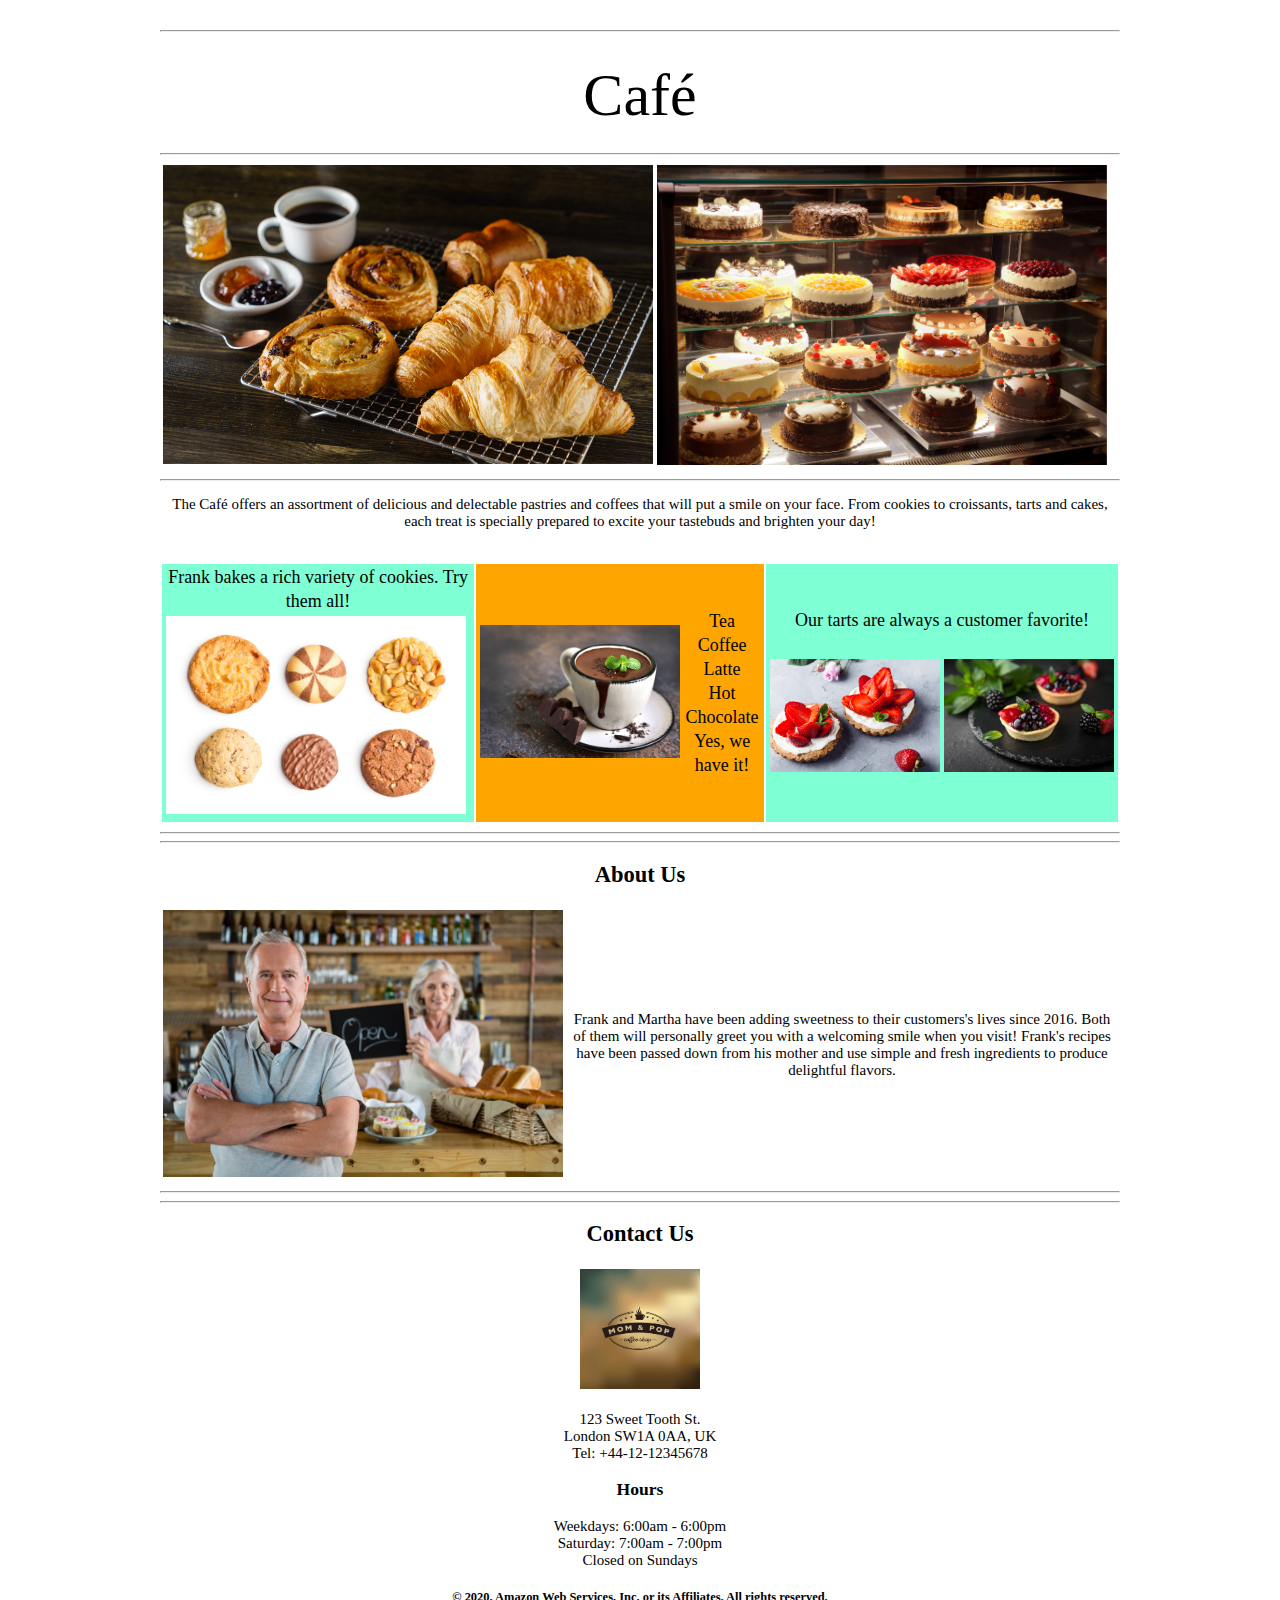
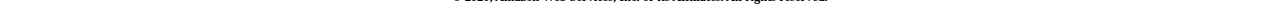
<file: Fase2-Cloud/Terraform-CICD-jenkins/index.html>
<!DOCTYPE html>
<html>
<head>
	<meta charset="ISO-8859-1">
	<title>Welcome to the Caf&eacute;!</title>
	<link rel="stylesheet" href="css/styles.css">
</head>

<body class="bodyStyle">

	<div id="header" class="mainHeader">
		<hr>
		<div class="center">Caf&eacute;</div>
	</div>
	<br>

	<div id="mainContent">
		<hr>
		<div id="mainPictures" class="center">
			<table>
				<tr>
					<td><img src="images/Coffee-and-Pastries.png" height=auto width="490"></td>
					<td><img src="images/Cake-Vitrine.png" height=auto width="450"></td>
				</tr>
			</table>
			<hr>
			<p>The Caf&eacute; offers an assortment of delicious and delectable pastries and coffees that will put a smile on your face. From cookies to croissants, tarts and cakes, each treat is specially prepared to excite your tastebuds and brighten your day!</p>
			<br>
			<table>
				<tr>
					<td bgcolor="aquamarine">
						<div class="cursiveText">Frank bakes a rich variety of cookies. Try them all!</div>
						<table>
							<tr>
								<td><img src="images/Cookies.png" height=auto width="300"></td>
							</tr>
						</table>
					</td>
					<td bgcolor="orange">
						<table>
							<tr>
								<td><img src="images/Cup-of-Hot-Chocolate.png" height=auto width="200"></td>
								<td class="cursiveText">Tea<br>Coffee<br>Latte<br>Hot Chocolate<br>Yes, we have it!</td>
							</tr>
						</table>
					</td>
					<td bgcolor="aquamarine">
						<div class="cursiveText">Our tarts are always a customer favorite!<br><br>
					  </div>
						<table>
							<tr>
								<td><img src="images/Strawberry-Tarts.png" height=auto width="170"></td>
								<td><img src="images/Strawberry-&-Blueberry-Tarts.png" height=auto width="170"></td>
							</tr>
						</table>
					</td>
				</tr>
			</table>
			<hr>
		</div>
	</div>

	<div id="aboutUs" class="center">
		<hr>
		<div>
			<h2>About Us</h2>
		</div>
			<table>
				<tr>
					<td><img src="images/Cafe-Owners.png" height=auto width="400"></td>
					<td><p>Frank and Martha have been adding sweetness to their customers's lives since 2016. Both of them will personally greet you with a welcoming smile when you visit! Frank's recipes have been passed down from his mother and use simple and fresh ingredients to produce delightful flavors.</p></td>
				</tr>
			</table>
			<hr>
		</div>

	<div id="ContactUs" align="center">
		<hr>
		<div>
			<h2>Contact Us</h2>
		</div>
		<table>
			<tr>
				<td><img src="images/Coffee-Shop.png" height=auto width="120"></td>
			</tr>
		</table>
		<div><p>123 Sweet Tooth St.<br>London SW1A 0AA, UK<br>Tel: +44-12-12345678</p></div>
		<div>
			<h3>Hours</h3>
		</div>
		<div>Weekdays: 6:00am - 6:00pm<br>Saturday: 7:00am - 7:00pm<br>Closed on Sundays</div>
	</div>

	<div id="Copyright" class="center">
		<h5><p>&copy; 2020, Amazon Web Services, Inc. or its Affiliates. All rights reserved.</p></h5>
	</div>
</body>
</html>
</file>
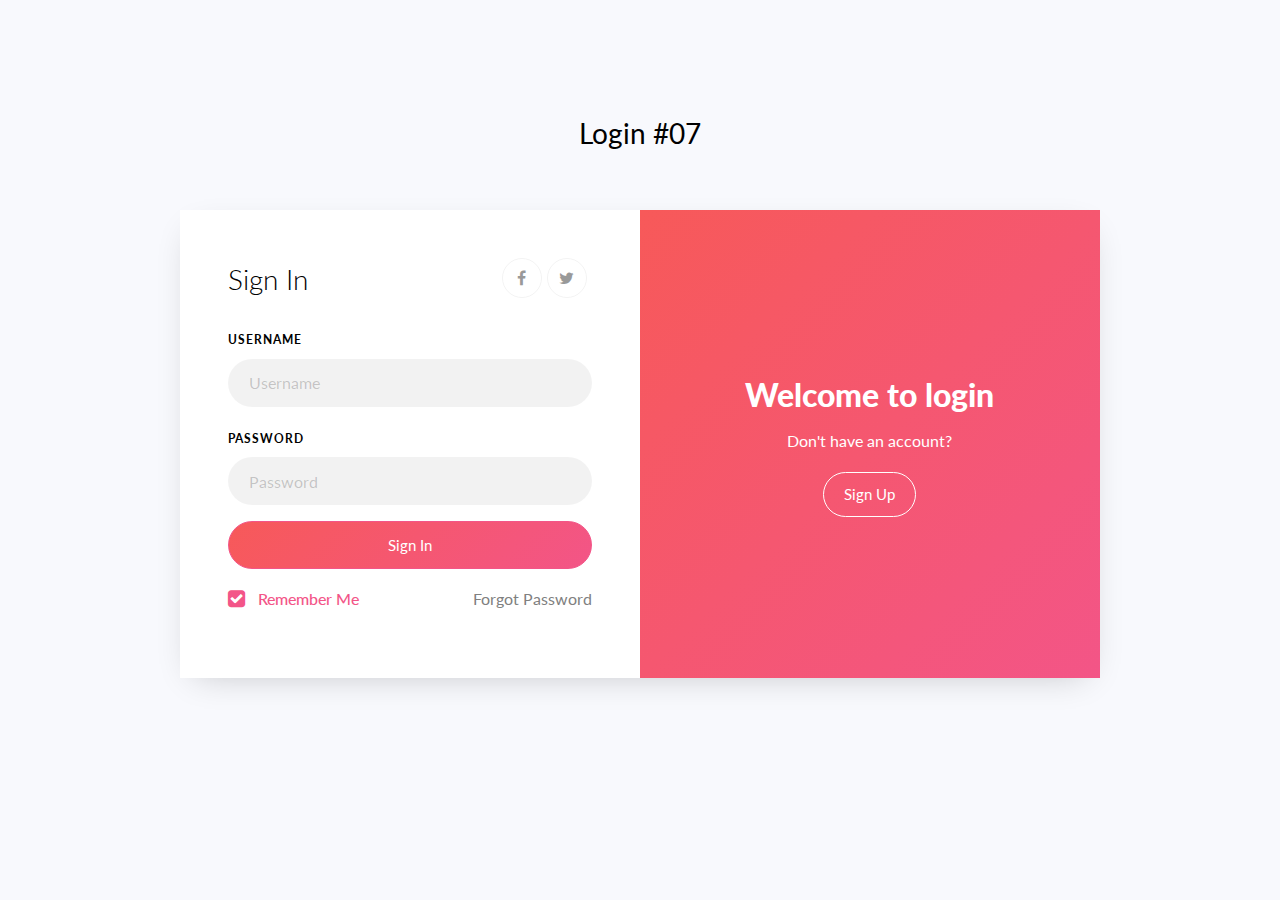
<file: FundamentosGIT/Ejercicio1/index.html>
<!doctype html>
<html lang="en">
  <head>
  	<title>hello login</title>
    <meta charset="utf-8">
    <meta name="viewport" content="width=device-width, initial-scale=1, shrink-to-fit=no">

	<link href="https://fonts.googleapis.com/css?family=Lato:300,400,700,900&display=swap" rel="stylesheet">

	<link rel="stylesheet" href="https://stackpath.bootstrapcdn.com/font-awesome/4.7.0/css/font-awesome.min.css">
	
	<link rel="stylesheet" href="css/style.css">

	</head>
	<body>
	<section class="ftco-section">
		<div class="container">
			<div class="row justify-content-center">
				<div class="col-md-6 text-center mb-5">
					<h2 class="heading-section">Login #07</h2>
				</div>
			</div>
			<div class="row justify-content-center">
				<div class="col-md-12 col-lg-10">
					<div class="wrap d-md-flex">
						<div class="text-wrap p-4 p-lg-5 text-center d-flex align-items-center order-md-last">
							<div class="text w-100">
								<h2>Welcome to login</h2>
								<p>Don't have an account?</p>
								<a href="#" class="btn btn-white btn-outline-white">Sign Up</a>
							</div>
			      </div>
						<div class="login-wrap p-4 p-lg-5">
			      	<div class="d-flex">
			      		<div class="w-100">
			      			<h3 class="mb-4">Sign In</h3>
			      		</div>
								<div class="w-100">
									<p class="social-media d-flex justify-content-end">
										<a href="#" class="social-icon d-flex align-items-center justify-content-center"><span class="fa fa-facebook"></span></a>
										<a href="#" class="social-icon d-flex align-items-center justify-content-center"><span class="fa fa-twitter"></span></a>
									</p>
								</div>
			      	</div>
							<form action="#" class="signin-form">
			      		<div class="form-group mb-3">
			      			<label class="label" for="name">Username</label>
			      			<input type="text" class="form-control" placeholder="Username" required>
			      		</div>
		            <div class="form-group mb-3">
		            	<label class="label" for="password">Password</label>
		              <input type="password" class="form-control" placeholder="Password" required>
		            </div>
		            <div class="form-group">
		            	<button type="submit" class="form-control btn btn-primary submit px-3">Sign In</button>
		            </div>
		            <div class="form-group d-md-flex">
		            	<div class="w-50 text-left">
			            	<label class="checkbox-wrap checkbox-primary mb-0">Remember Me
									  <input type="checkbox" checked>
									  <span class="checkmark"></span>
										</label>
									</div>
									<div class="w-50 text-md-right">
										<a href="#">Forgot Password</a>
									</div>
		            </div>
		          </form>
		        </div>
		      </div>
				</div>
			</div>
		</div>
	</section>

	<script src="js/jquery.min.js"></script>
  <script src="js/popper.js"></script>
  <script src="js/bootstrap.min.js"></script>
  <script src="js/main.js"></script>

	</body>
</html>
</file>
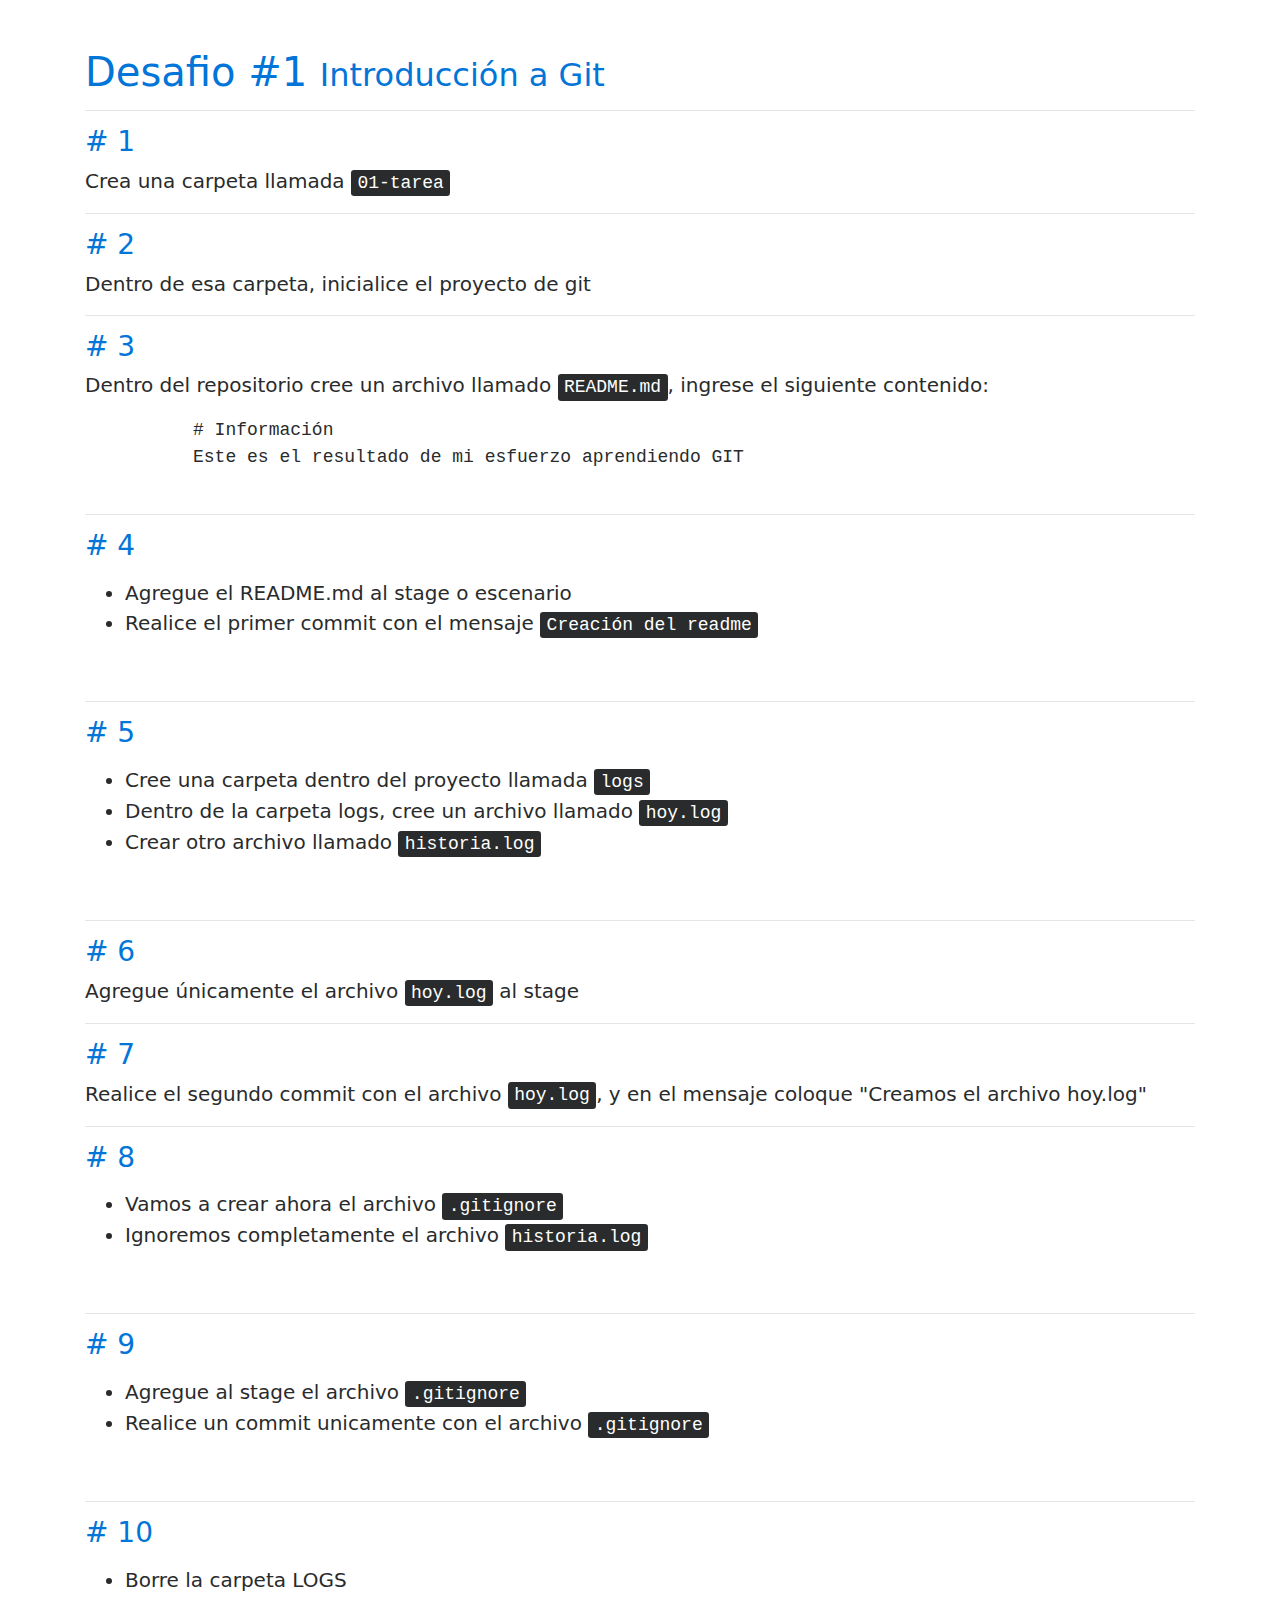
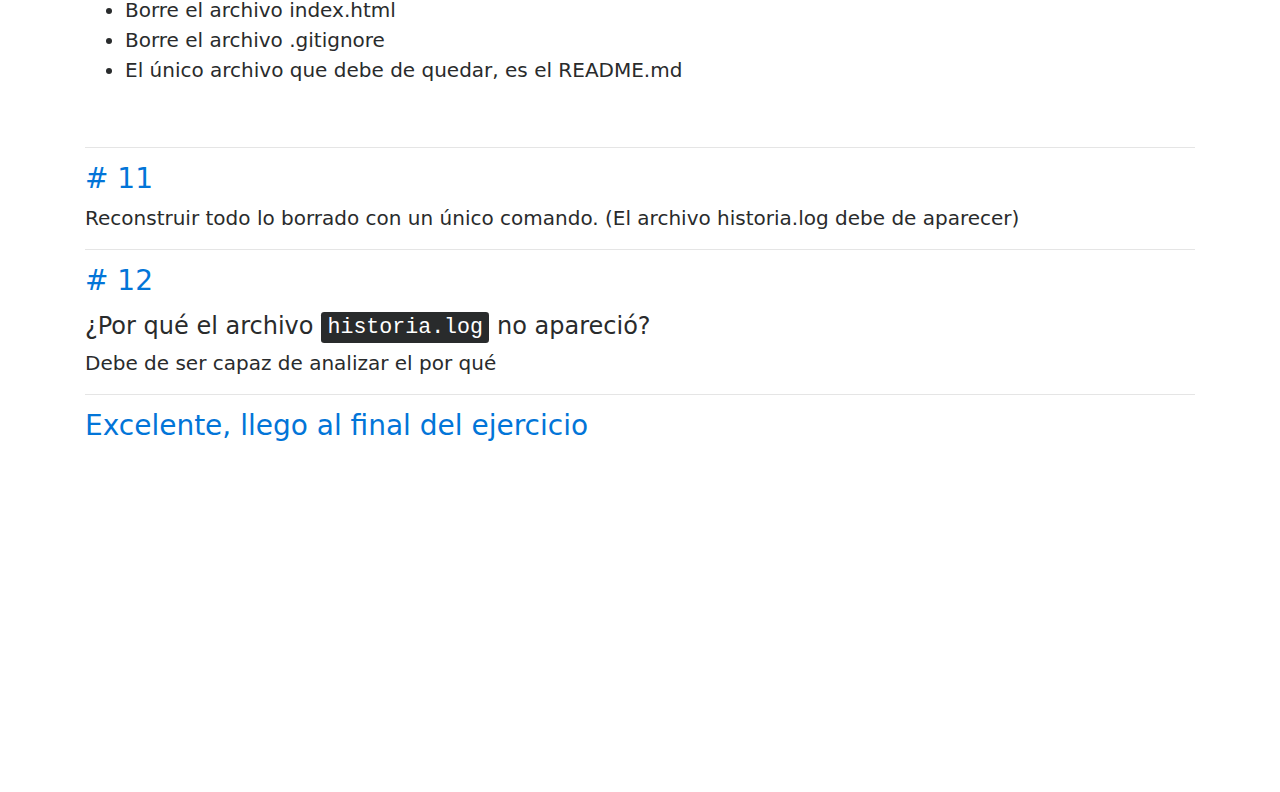
<file: FundamentosGIT/Lab01/index.html>
<!DOCTYPE html>
<html>
  <head>
    <meta charset="utf-8">
    <meta name="viewport" content="width=device-width, initial-scale=1.0">

    <title>Desafio1 de Git - Rossana RoxsRoss</title>

    <link rel="stylesheet" href="assets/bootstrap.min.css">
    <link rel="stylesheet" href="assets/estilo.css">

  </head>
  <body>

    <div class="container main-container">
      <h1>Desafio #1 <small>Introducción a Git</small></h1>
      <hr>
      <h3># 1</h3>
      <p>
        Crea una carpeta llamada
        <kbd>01-tarea</kbd>
      </p>
      <hr>


      <h3># 2</h3>
      <p>
        Dentro de esa carpeta, inicialice el proyecto de git
      </p>
      <hr>


      <h3># 3</h3>
      <p>
        Dentro del repositorio cree un archivo llamado <kbd>README.md</kbd>, ingrese el siguiente contenido:
        <br>
        <pre>
          # Información
          Este es el resultado de mi esfuerzo aprendiendo GIT
        </pre>
      <hr>

      <h3># 4</h3>
      <p>
        <ul>
          <li>Agregue el README.md al stage o escenario</li>
          <li>Realice el primer commit con el mensaje <kbd>Creación del readme</kbd></li>
        </ul>
        <br>
      <hr>


      <h3># 5</h3>
      <p>
        <ul>
          <li>Cree una carpeta dentro del proyecto llamada <kbd>logs</kbd></li>
          <li>Dentro de la carpeta logs, cree un archivo llamado <kbd>hoy.log</kbd></li>
          <li>Crear otro archivo llamado <kbd>historia.log</kbd></li>
        </ul>
        <br>
      <hr>

      <h3># 6</h3>
      <p>
        Agregue únicamente el archivo <kbd>hoy.log</kbd> al stage
        <br>
      <hr>


      <h3># 7</h3>
      <p>
        Realice el segundo commit con el archivo <kbd>hoy.log</kbd>, y en el mensaje coloque "Creamos el archivo hoy.log"
        <br>
      <hr>



      <h3># 8</h3>
      <p>
        <ul>
          <li>Vamos a crear ahora el archivo <kbd>.gitignore</kbd></li>
          <li>Ignoremos completamente el archivo <kbd>historia.log</kbd></li>
        </ul>

        <br>
      <hr>

      <h3># 9</h3>
      <p>
        <ul>
          <li>Agregue al stage el archivo <kbd>.gitignore</kbd></li>
          <li>Realice un commit unicamente con el archivo <kbd>.gitignore</kbd></li>
        </ul>
        <br>
      <hr>

      <h3># 10</h3>
      <p>
        <ul>
          <li>Borre la carpeta LOGS</li>
          <li>Borre el archivo index.html</li>
          <li>Borre el archivo .gitignore</li>
          <li>El único archivo que debe de quedar, es el README.md</li>
        </ul>
        <br>
      <hr>

      <h3># 11</h3>
      <p>
        Reconstruir todo lo borrado con un único comando. (El archivo historia.log debe de aparecer)
        <br>
      <hr>

      <h3># 12</h3>
      <p>
        <h4>¿Por qué el archivo <kbd>historia.log</kbd> no apareció?</h4>
        Debe de ser capaz de analizar el por qué
        <br>
      <hr>

      <h3>Excelente, llego al final del ejercicio</h3>

    </div>

    <script src="assets/jquery.min.js" charset="utf-8"></script>
    <script src="assets/app.js" charset="utf-8"></script>

  </body>
</html>
</file>
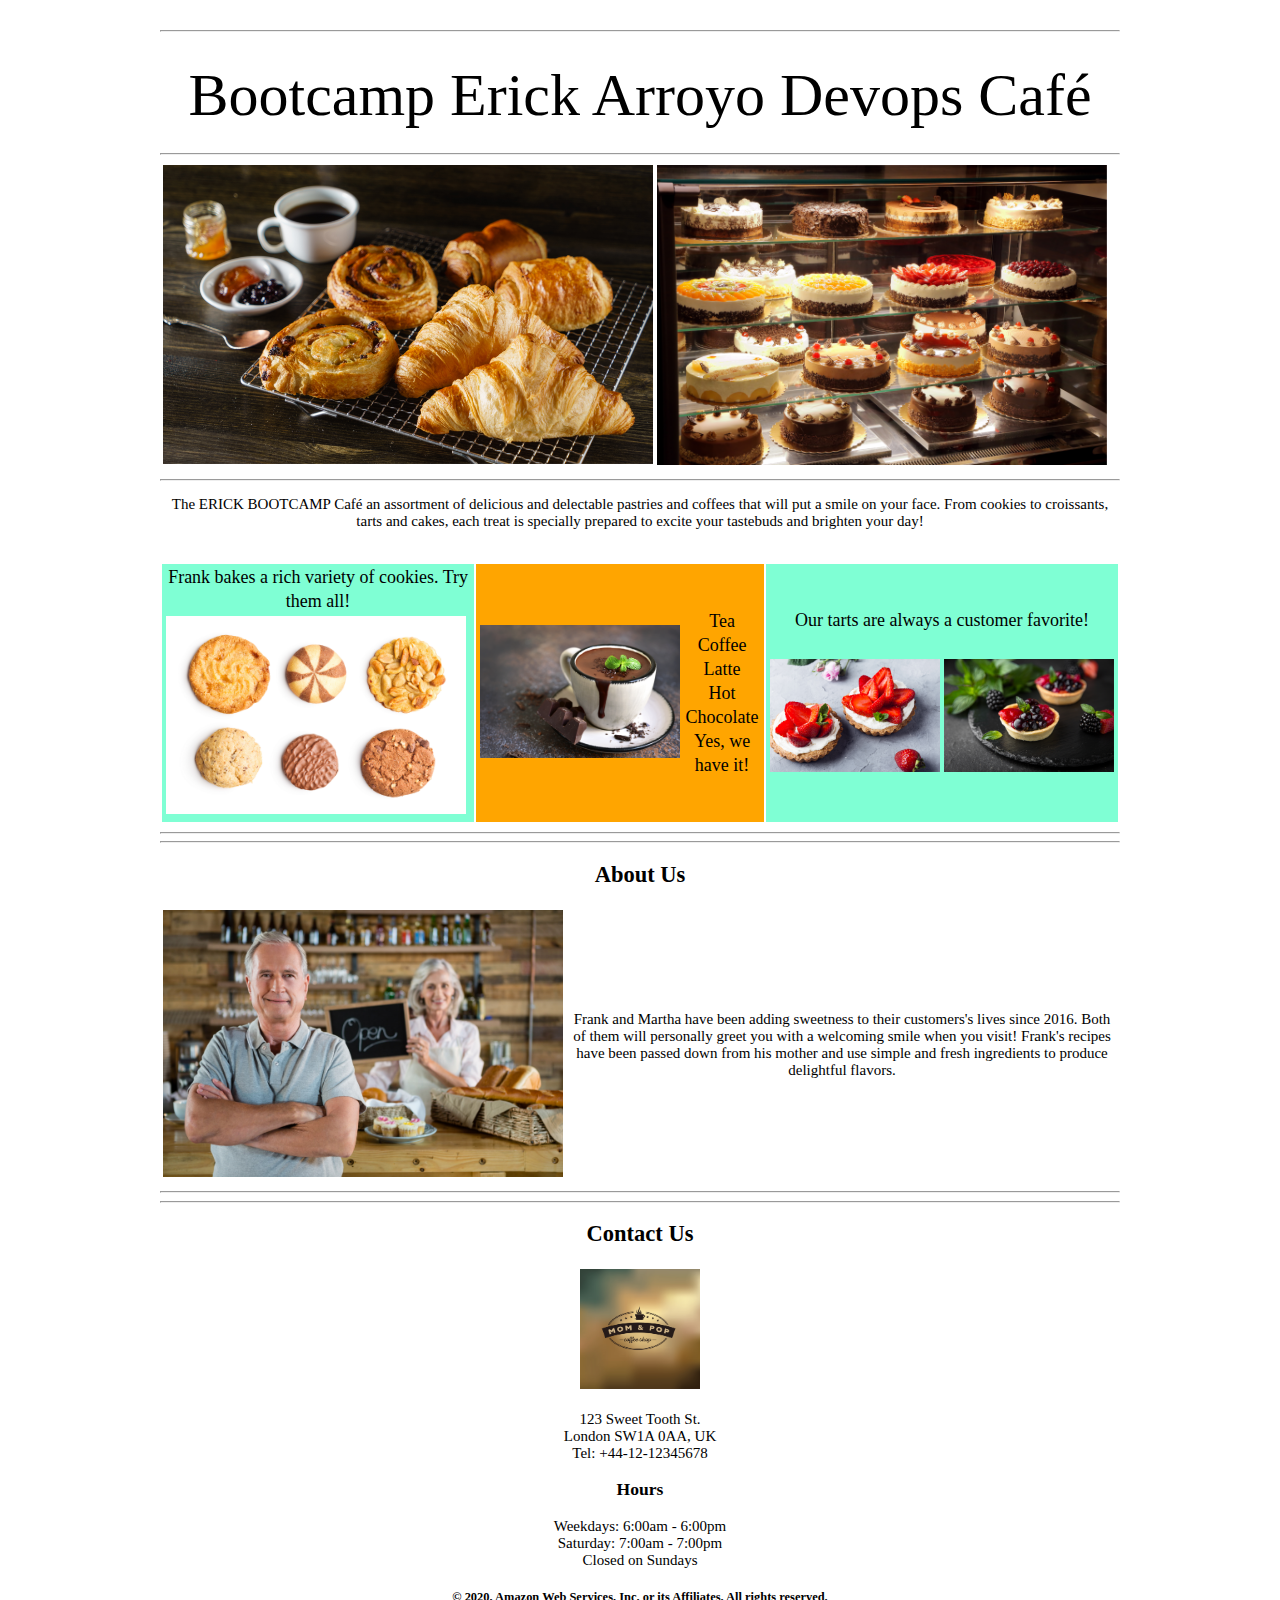
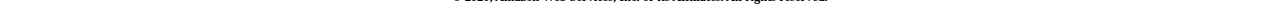
<file: Fase2-Cloud/Terraform-CICD-jenkins/static-website/index.html>
<!DOCTYPE html>
<html>
<head>
	<meta charset="ISO-8859-1">
	<title>Welcome to the Erick Caf&eacute;!</title>
	<link rel="stylesheet" href="css/styles.css">
</head>

<body class="bodyStyle">

	<div id="header" class="mainHeader">
		<hr>
		<div class="center">Bootcamp Erick Arroyo Devops Caf&eacute;</div>
	</div>
	<br>

	<div id="mainContent">
		<hr>
		<div id="mainPictures" class="center">
			<table>
				<tr>
					<td><img src="images/Coffee-and-Pastries.png" height=auto width="490"></td>
					<td><img src="images/Cake-Vitrine.png" height=auto width="450"></td>
				</tr>
			</table>
			<hr>
			<p>The ERICK BOOTCAMP Caf&eacute;  an assortment of delicious and delectable pastries and coffees that will put a smile on your face. From cookies to croissants, tarts and cakes, each treat is specially prepared to excite your tastebuds and brighten your day!</p>
			<br>
			<table>
				<tr>
					<td bgcolor="aquamarine">
						<div class="cursiveText">Frank bakes a rich variety of cookies. Try them all!</div>
						<table>
							<tr>
								<td><img src="images/Cookies.png" height=auto width="300"></td>
							</tr>
						</table>
					</td>
					<td bgcolor="orange">
						<table>
							<tr>
								<td><img src="images/Cup-of-Hot-Chocolate.png" height=auto width="200"></td>
								<td class="cursiveText">Tea<br>Coffee<br>Latte<br>Hot Chocolate<br>Yes, we have it!</td>
							</tr>
						</table>
					</td>
					<td bgcolor="aquamarine">
						<div class="cursiveText">Our tarts are always a customer favorite!<br><br>
					  </div>
						<table>
							<tr>
								<td><img src="images/Strawberry-Tarts.png" height=auto width="170"></td>
								<td><img src="images/Strawberry-&-Blueberry-Tarts.png" height=auto width="170"></td>
							</tr>
						</table>
					</td>
				</tr>
			</table>
			<hr>
		</div>
	</div>

	<div id="aboutUs" class="center">
		<hr>
		<div>
			<h2>About Us</h2>
		</div>
			<table>
				<tr>
					<td><img src="images/Cafe-Owners.png" height=auto width="400"></td>
					<td><p>Frank and Martha have been adding sweetness to their customers's lives since 2016. Both of them will personally greet you with a welcoming smile when you visit! Frank's recipes have been passed down from his mother and use simple and fresh ingredients to produce delightful flavors.</p></td>
				</tr>
			</table>
			<hr>
		</div>

	<div id="ContactUs" align="center">
		<hr>
		<div>
			<h2>Contact Us</h2>
		</div>
		<table>
			<tr>
				<td><img src="images/Coffee-Shop.png" height=auto width="120"></td>
			</tr>
		</table>
		<div><p>123 Sweet Tooth St.<br>London SW1A 0AA, UK<br>Tel: +44-12-12345678</p></div>
		<div>
			<h3>Hours</h3>
		</div>
		<div>Weekdays: 6:00am - 6:00pm<br>Saturday: 7:00am - 7:00pm<br>Closed on Sundays</div>
	</div>

	<div id="Copyright" class="center">
		<h5><p>&copy; 2020, Amazon Web Services, Inc. or its Affiliates. All rights reserved.</p></h5>
	</div>
</body>
</html>
</file>
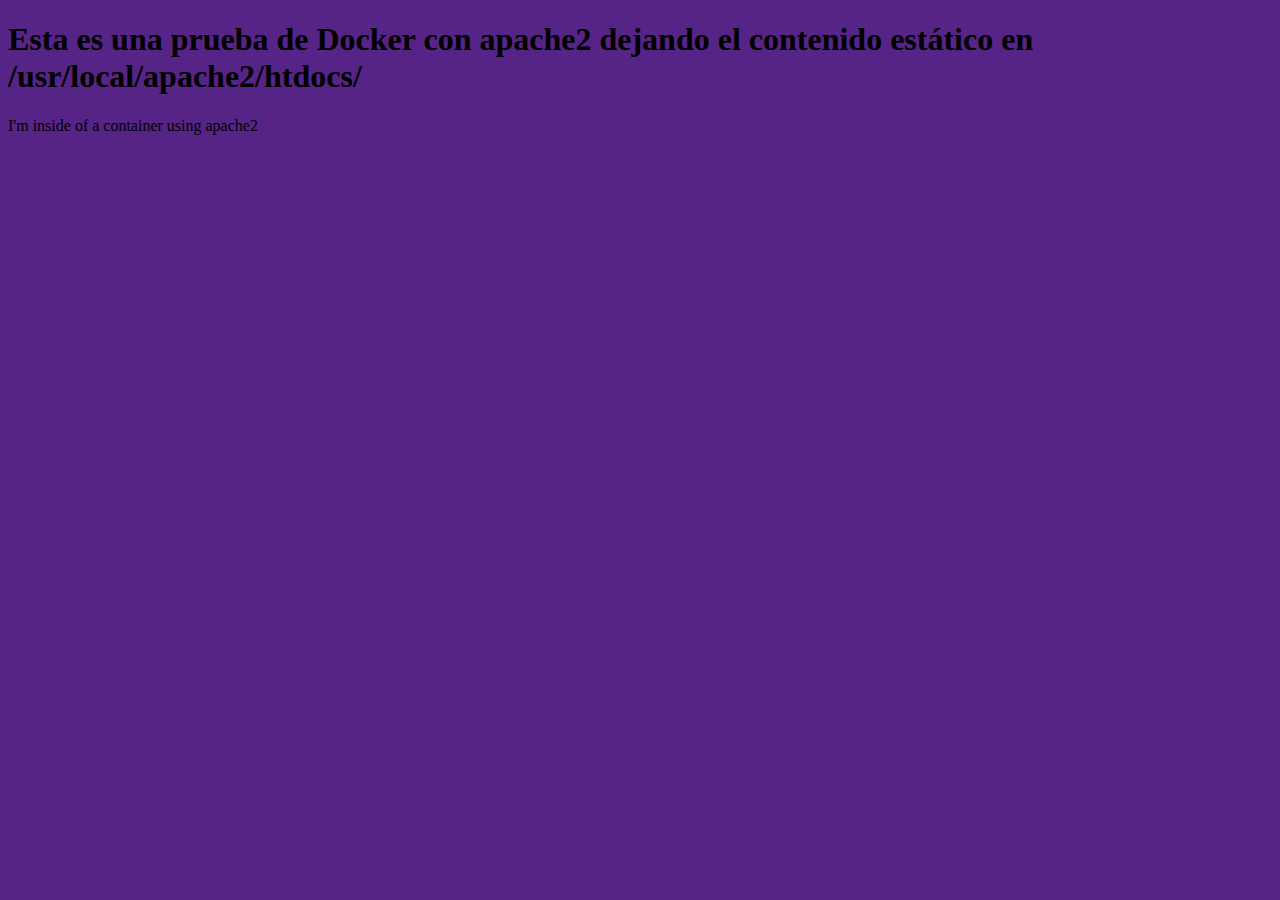
<file: Fase3-Docker-Kubernetes/exercises/04/content/index.html>
<!DOCTYPE html>
<html lang="es">

<head>
    <meta charset="UTF-8">
    <meta name="viewport" content="width=device-width, initial-scale=1.0">
    <title>dockerized-apache-website</title>
    <link href="site.css" rel="stylesheet" />
</head>

<body>
    <h1>Esta es una prueba de Docker con apache2 dejando el contenido estático en /usr/local/apache2/htdocs/ </h1>
    
    
    I'm inside of a container using apache2 
</body>

</html>
</file>
<file: Fase2-Cloud/Terraform-CICD-jenkins/css/styles.css>
@charset "utf-8";

/* CSS document for Mom and Pop web site*/

.center {
  text-align: center;
 }

.bodyStyle {
	width: 960px;
	margin: 0 auto;
	overflow: auto;
	font-family: 'Lucida Grande', 'Lucida Sans Unicode', 'sans-serif';
	font-size: 15px;
}

.mainHeader {
  	font-family: "Comic Sans MS", cursive;
	font-size: 60px;
	line-height: 66px;
	color: #000;
	text-align: center;
}
.cursiveText {
	font-family: "Comic Sans MS", cursive;
	font-size: 18px;
	line-height: 24px;
	color: #000;
	text-align: center;
}
</file>
<file: FundamentosGIT/Lab01/assets/estilo.css>
body{
  font-size: 20px;
  margin-bottom: 350px;
}

h1,h2,h3{
  color: #0275d8;
}

.main-container{
  margin-top: 50px;
}

.solucion{
  display: none;
}

img{
  margin-bottom: 20px;
}
</file>
<file: Fase2-Cloud/Terraform-CICD-jenkins/static-website/css/styles.css>
@charset "utf-8";

/* CSS document for Mom and Pop web site*/

.center {
  text-align: center;
 }

.bodyStyle {
	width: 960px;
	margin: 0 auto;
	overflow: auto;
	font-family: 'Lucida Grande', 'Lucida Sans Unicode', 'sans-serif';
	font-size: 15px;
}

.mainHeader {
  	font-family: "Comic Sans MS", cursive;
	font-size: 60px;
	line-height: 66px;
	color: #000;
	text-align: center;
}
.cursiveText {
	font-family: "Comic Sans MS", cursive;
	font-size: 18px;
	line-height: 24px;
	color: #000;
	text-align: center;
}
</file>
<file: Fase3-Docker-Kubernetes/exercises/04/content/site.css>
body{
    background-color: rgb(86, 35, 134);
}
</file>
